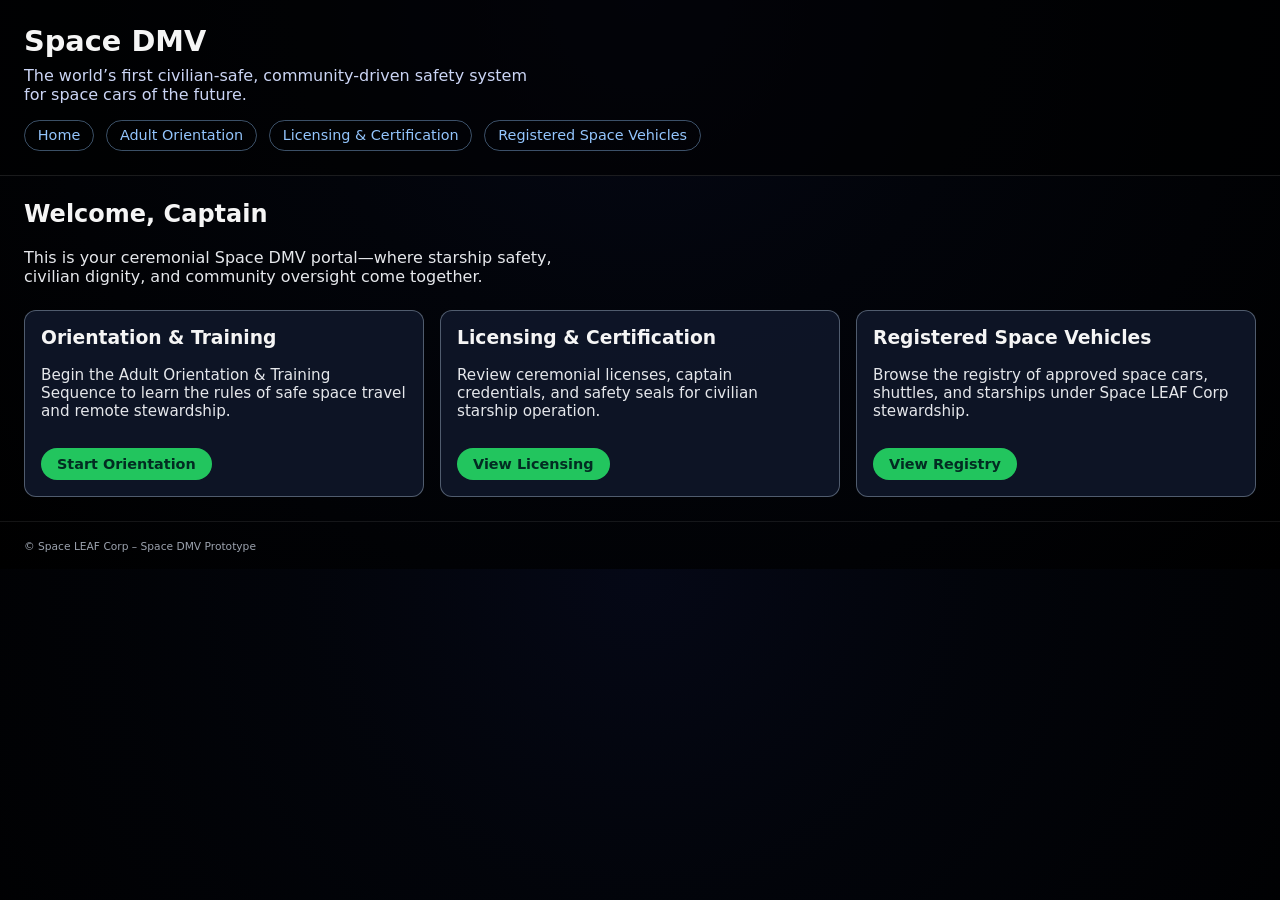
<file: index.html>
<!DOCTYPE html>
<html lang="en">
<head>
  <meta charset="UTF-8" />
  <title>Space DMV – Civilian Starship Registry</title>
  <meta name="viewport" content="width=device-width, initial-scale=1" />
  <link rel="stylesheet" href="css/styles.css" />
</head>
<body class="app">
  <header class="app-header">
    <h1>Space DMV</h1>
    <p>The world’s first civilian-safe, community-driven safety system for space cars of the future.</p>
    <nav class="main-nav">
      <a href="index.html">Home</a>
      <a href="pages/orientation.html">Adult Orientation</a>
      <a href="pages/licensing.html">Licensing & Certification</a>
      <a href="pages/vehicles.html">Registered Space Vehicles</a>
    </nav>
  </header>

  <main class="app-main">
    <section class="hero">
      <h2>Welcome, Captain</h2>
      <p>
        This is your ceremonial Space DMV portal—where starship safety, civilian dignity,
        and community oversight come together.
      </p>
    </section>

    <section class="grid">
      <article class="card">
        <h3>Orientation & Training</h3>
        <p>
          Begin the Adult Orientation & Training Sequence to learn the rules of safe
          space travel and remote stewardship.
        </p>
        <a class="button" href="pages/orientation.html">Start Orientation</a>
      </article>

      <article class="card">
        <h3>Licensing & Certification</h3>
        <p>
          Review ceremonial licenses, captain credentials, and safety seals for
          civilian starship operation.
        </p>
        <a class="button" href="pages/licensing.html">View Licensing</a>
      </article>

      <article class="card">
        <h3>Registered Space Vehicles</h3>
        <p>
          Browse the registry of approved space cars, shuttles, and starships
          under Space LEAF Corp stewardship.
        </p>
        <a class="button" href="pages/vehicles.html">View Registry</a>
      </article>
    </section>
  </main>

  <footer class="app-footer">
    <small>© Space LEAF Corp – Space DMV Prototype</small>
  </footer>
</body>
</html>
</file>
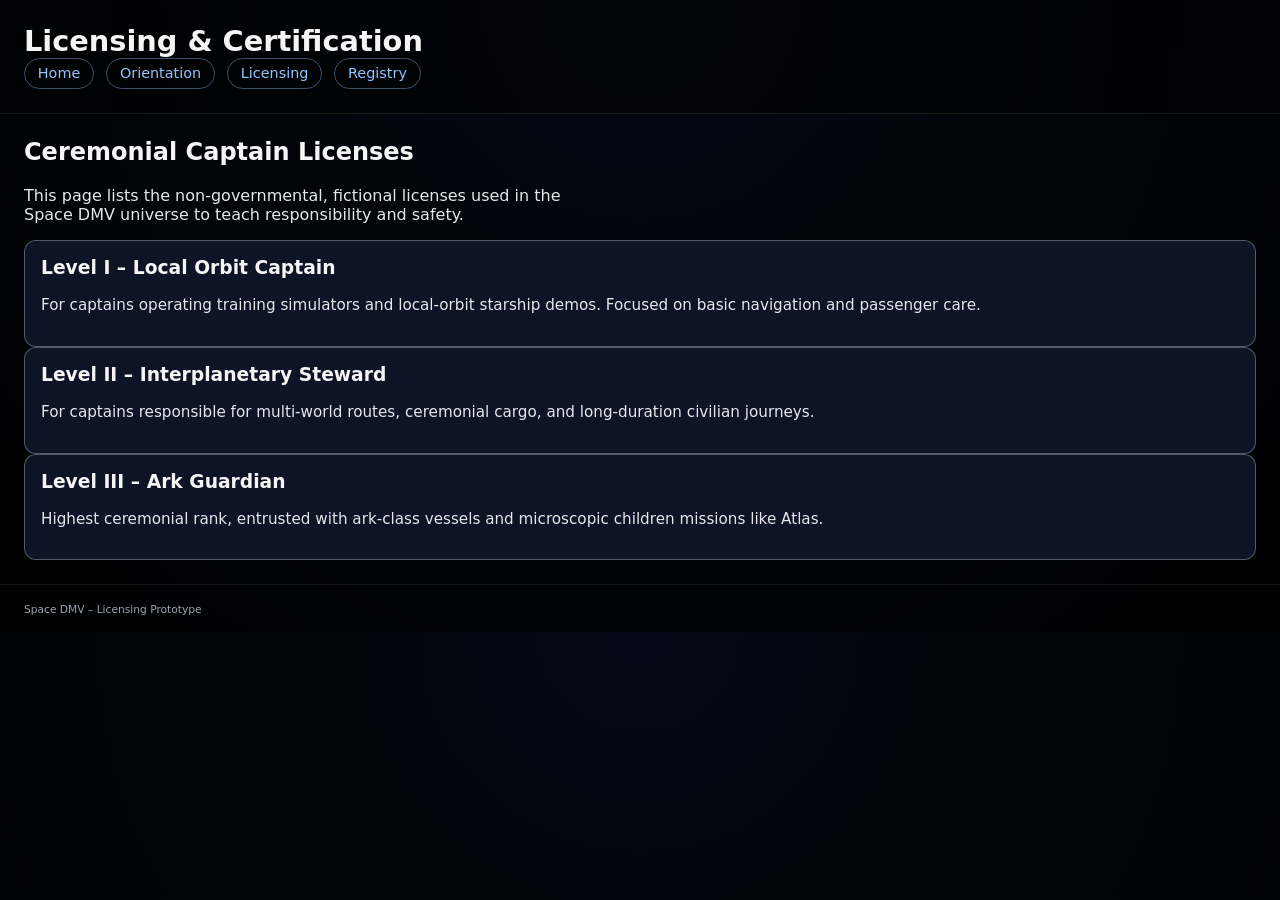
<file: pages/licensing.html>
<!DOCTYPE html>
<html lang="en">
<head>
  <meta charset="UTF-8" />
  <title>Space DMV – Licensing & Certification</title>
  <meta name="viewport" content="width=device-width, initial-scale=1" />
  <link rel="stylesheet" href="../css/styles.css" />
</head>
<body class="app">
  <header class="app-header">
    <h1>Licensing & Certification</h1>
    <nav class="main-nav">
      <a href="../index.html">Home</a>
      <a href="orientation.html">Orientation</a>
      <a href="licensing.html">Licensing</a>
      <a href="vehicles.html">Registry</a>
    </nav>
  </header>

  <main class="app-main">
    <section class="hero">
      <h2>Ceremonial Captain Licenses</h2>
      <p>
        This page lists the non-governmental, fictional licenses used in the Space DMV
        universe to teach responsibility and safety.
      </p>
    </section>

    <section class="card">
      <h3>Level I – Local Orbit Captain</h3>
      <p>
        For captains operating training simulators and local-orbit starship demos.
        Focused on basic navigation and passenger care.
      </p>
    </section>

    <section class="card">
      <h3>Level II – Interplanetary Steward</h3>
      <p>
        For captains responsible for multi-world routes, ceremonial cargo, and
        long-duration civilian journeys.
      </p>
    </section>

    <section class="card">
      <h3>Level III – Ark Guardian</h3>
      <p>
        Highest ceremonial rank, entrusted with ark-class vessels and microscopic
        children missions like Atlas.
      </p>
    </section>
  </main>

  <footer class="app-footer">
    <small>Space DMV – Licensing Prototype</small>
  </footer>
</body>
</html>
</file>
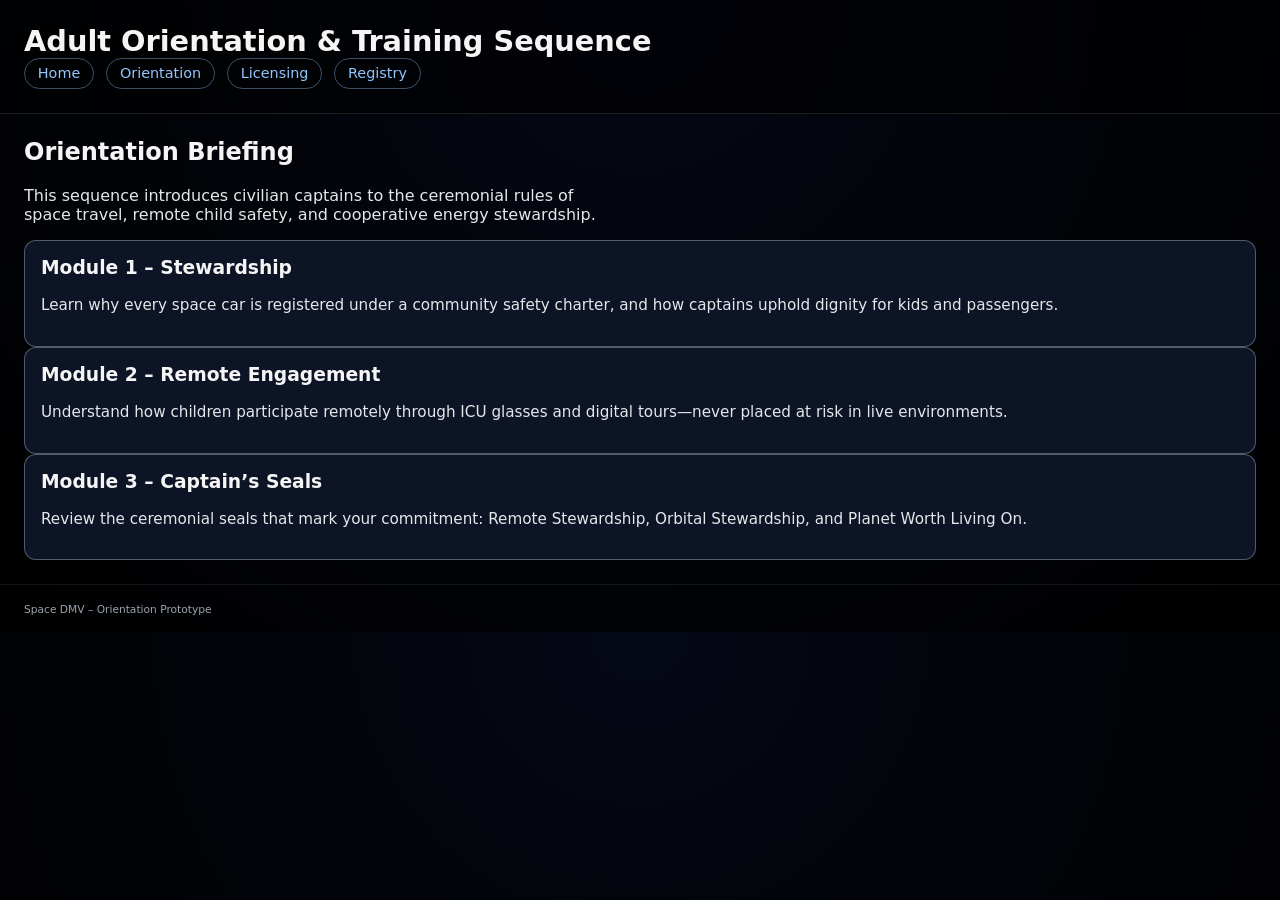
<file: pages/orientation.html>
<!DOCTYPE html>
<html lang="en">
<head>
  <meta charset="UTF-8" />
  <title>Space DMV – Adult Orientation</title>
  <meta name="viewport" content="width=device-width, initial-scale=1" />
  <link rel="stylesheet" href="../css/styles.css" />
</head>
<body class="app">
  <header class="app-header">
    <h1>Adult Orientation & Training Sequence</h1>
    <nav class="main-nav">
      <a href="../index.html">Home</a>
      <a href="orientation.html">Orientation</a>
      <a href="licensing.html">Licensing</a>
      <a href="vehicles.html">Registry</a>
    </nav>
  </header>

  <main class="app-main">
    <section class="hero">
      <h2>Orientation Briefing</h2>
      <p>
        This sequence introduces civilian captains to the ceremonial rules of
        space travel, remote child safety, and cooperative energy stewardship.
      </p>
    </section>

    <section class="card">
      <h3>Module 1 – Stewardship</h3>
      <p>
        Learn why every space car is registered under a community safety charter,
        and how captains uphold dignity for kids and passengers.
      </p>
    </section>

    <section class="card">
      <h3>Module 2 – Remote Engagement</h3>
      <p>
        Understand how children participate remotely through ICU glasses and
        digital tours—never placed at risk in live environments.
      </p>
    </section>

    <section class="card">
      <h3>Module 3 – Captain’s Seals</h3>
      <p>
        Review the ceremonial seals that mark your commitment: Remote Stewardship,
        Orbital Stewardship, and Planet Worth Living On.
      </p>
    </section>
  </main>

  <footer class="app-footer">
    <small>Space DMV – Orientation Prototype</small>
  </footer>
</body>
</html>
</file>
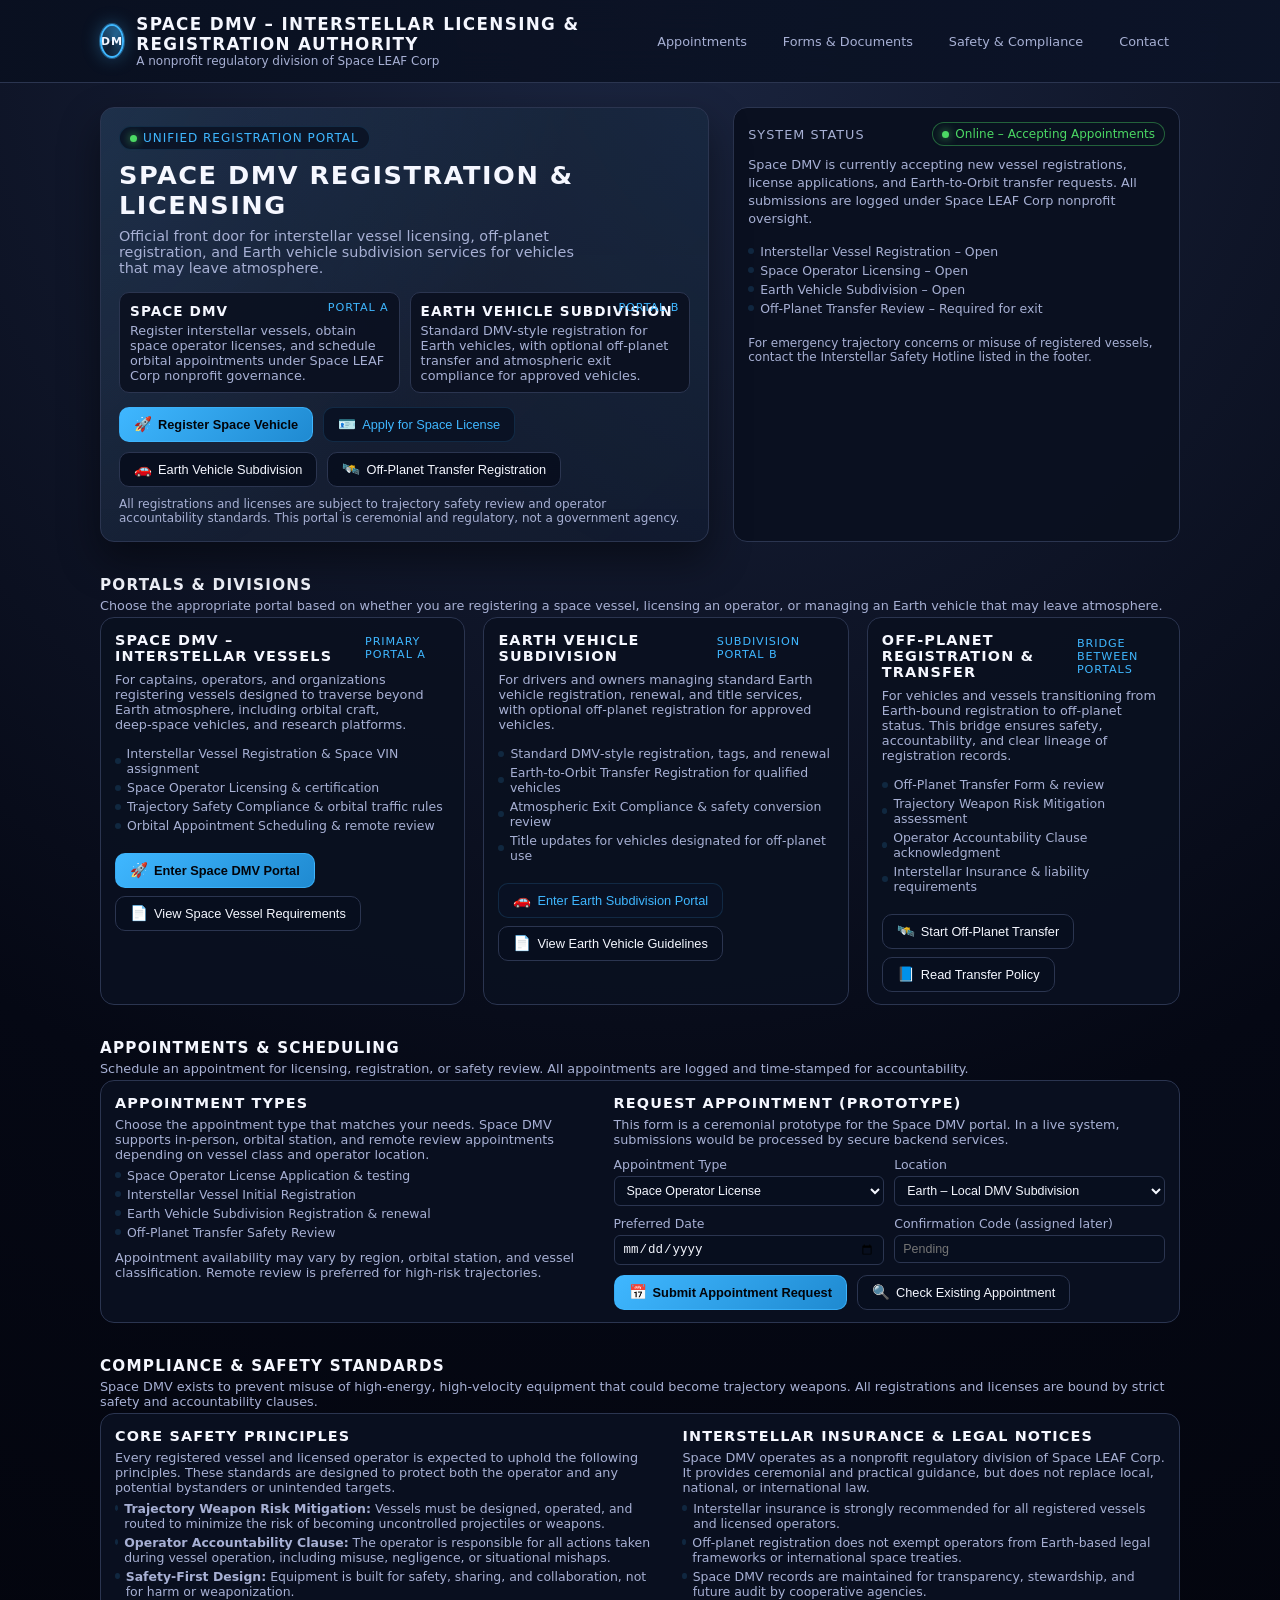
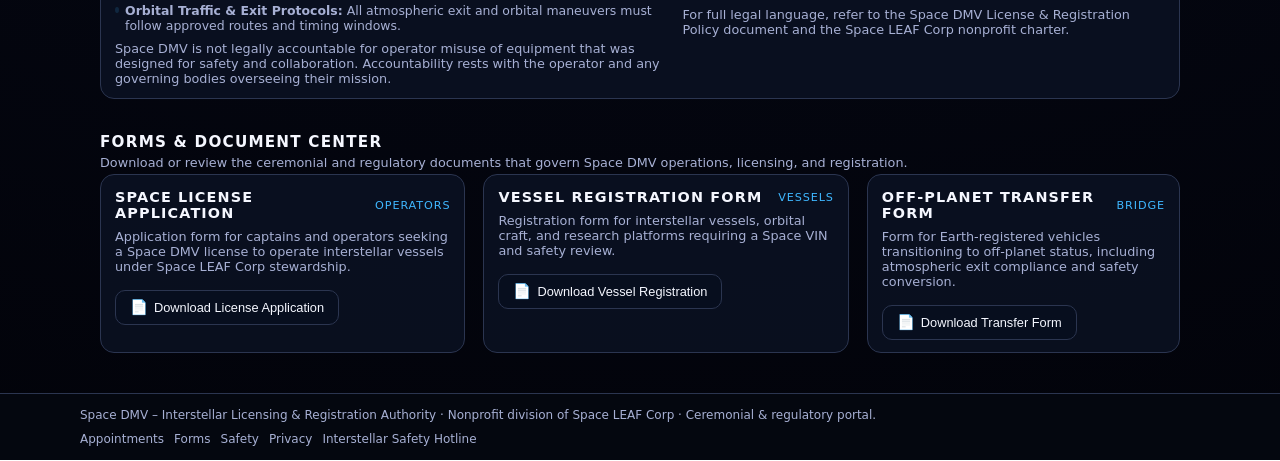
<file: pages/Space DMV – Interstellar Licensing & Registration Portal.html>
<!DOCTYPE html>
<html lang="en">
<head>
  <meta charset="UTF-8" />
  <title>Space DMV – Interstellar Licensing & Registration Portal</title>
  <meta name="viewport" content="width=device-width, initial-scale=1" />
  <meta name="color-scheme" content="light dark" />

  <style>
    :root {
      --bg: #0b1020;
      --bg-alt: #12182a;
      --card: #1b2338;
      --accent: #3fb7ff;
      --accent-soft: rgba(63, 183, 255, 0.15);
      --text: #f5f7ff;
      --muted: #a7b0d4;
      --danger: #ff6b6b;
      --border: #2b3550;
      --success: #4cd964;
      --shadow-soft: 0 18px 40px rgba(0, 0, 0, 0.45);
      --radius-lg: 14px;
      --radius-md: 10px;
      --radius-sm: 6px;
    }

    * {
      box-sizing: border-box;
      margin: 0;
      padding: 0;
    }

    body {
      font-family: system-ui, -apple-system, BlinkMacSystemFont, "SF Pro Text",
        "Segoe UI", sans-serif;
      background: radial-gradient(circle at top, #1b2540 0, #050814 55%, #02030a 100%);
      color: var(--text);
      min-height: 100vh;
      display: flex;
      flex-direction: column;
    }

    a {
      color: var(--accent);
      text-decoration: none;
    }

    a:hover {
      text-decoration: underline;
    }

    header {
      border-bottom: 1px solid var(--border);
      background: linear-gradient(
        to right,
        rgba(10, 16, 32, 0.95),
        rgba(12, 20, 40, 0.98)
      );
      backdrop-filter: blur(16px);
      position: sticky;
      top: 0;
      z-index: 20;
    }

    .header-inner {
      max-width: 1120px;
      margin: 0 auto;
      padding: 14px 20px;
      display: flex;
      align-items: center;
      justify-content: space-between;
      gap: 16px;
    }

    .brand-block {
      display: flex;
      align-items: center;
      gap: 12px;
    }

    .brand-mark {
      width: 34px;
      height: 34px;
      border-radius: 50%;
      border: 2px solid var(--accent);
      display: flex;
      align-items: center;
      justify-content: center;
      box-shadow: 0 0 0 1px rgba(63, 183, 255, 0.4),
        0 0 18px rgba(63, 183, 255, 0.35);
      position: relative;
      overflow: hidden;
    }

    .brand-mark::before {
      content: "";
      position: absolute;
      width: 120%;
      height: 120%;
      background: conic-gradient(
        from 210deg,
        rgba(63, 183, 255, 0.1),
        rgba(63, 183, 255, 0.7),
        rgba(63, 183, 255, 0.1)
      );
      opacity: 0.7;
    }

    .brand-mark span {
      position: relative;
      font-size: 0.7rem;
      font-weight: 700;
      letter-spacing: 0.08em;
      text-transform: uppercase;
    }

    .brand-text h1 {
      font-size: 1.05rem;
      letter-spacing: 0.08em;
      text-transform: uppercase;
    }

    .brand-text p {
      font-size: 0.75rem;
      color: var(--muted);
    }

    .nav-links {
      display: flex;
      gap: 14px;
      font-size: 0.8rem;
    }

    .nav-links a {
      padding: 6px 10px;
      border-radius: var(--radius-sm);
      border: 1px solid transparent;
      color: var(--muted);
      white-space: nowrap;
    }

    .nav-links a:hover {
      border-color: var(--accent-soft);
      background: rgba(12, 20, 40, 0.9);
      color: var(--text);
      text-decoration: none;
    }

    .pill {
      display: inline-flex;
      align-items: center;
      gap: 6px;
      padding: 4px 10px;
      border-radius: 999px;
      border: 1px solid var(--accent-soft);
      background: rgba(10, 18, 36, 0.9);
      color: var(--accent);
      font-size: 0.75rem;
      text-transform: uppercase;
      letter-spacing: 0.08em;
    }

    .pill-dot {
      width: 7px;
      height: 7px;
      border-radius: 50%;
      background: var(--success);
      box-shadow: 0 0 10px rgba(76, 217, 100, 0.9);
    }

    main {
      flex: 1;
      max-width: 1120px;
      margin: 0 auto;
      padding: 24px 20px 40px;
      display: flex;
      flex-direction: column;
      gap: 24px;
    }

    .hero {
      display: grid;
      grid-template-columns: minmax(0, 3fr) minmax(0, 2.2fr);
      gap: 24px;
      align-items: stretch;
    }

    .hero-left {
      background: linear-gradient(
        135deg,
        rgba(27, 35, 56, 0.96),
        rgba(18, 26, 46, 0.98)
      );
      border-radius: var(--radius-lg);
      border: 1px solid var(--border);
      box-shadow: var(--shadow-soft);
      padding: 18px 18px 16px;
      position: relative;
      overflow: hidden;
    }

    .hero-left::before {
      content: "";
      position: absolute;
      inset: -40%;
      background:
        radial-gradient(circle at 0% 0%, rgba(63, 183, 255, 0.18), transparent 55%),
        radial-gradient(circle at 100% 0%, rgba(63, 183, 255, 0.12), transparent 55%);
      opacity: 0.9;
      pointer-events: none;
    }

    .hero-content {
      position: relative;
      z-index: 1;
    }

    .hero-title {
      font-size: 1.6rem;
      letter-spacing: 0.06em;
      text-transform: uppercase;
      margin-top: 10px;
    }

    .hero-subtitle {
      margin-top: 8px;
      font-size: 0.9rem;
      color: var(--muted);
      max-width: 480px;
    }

    .hero-grid {
      margin-top: 16px;
      display: grid;
      grid-template-columns: repeat(2, minmax(0, 1fr));
      gap: 10px;
    }

    .hero-card {
      border-radius: var(--radius-md);
      border: 1px solid var(--border);
      background: rgba(10, 16, 32, 0.9);
      padding: 10px 10px 9px;
      position: relative;
      overflow: hidden;
    }

    .hero-card h3 {
      font-size: 0.85rem;
      text-transform: uppercase;
      letter-spacing: 0.08em;
      margin-bottom: 4px;
    }

    .hero-card p {
      font-size: 0.8rem;
      color: var(--muted);
    }

    .hero-card-tag {
      position: absolute;
      top: 8px;
      right: 10px;
      font-size: 0.7rem;
      text-transform: uppercase;
      letter-spacing: 0.08em;
      color: var(--accent);
    }

    .hero-actions {
      margin-top: 14px;
      display: flex;
      flex-wrap: wrap;
      gap: 10px;
    }

    .btn {
      display: inline-flex;
      align-items: center;
      justify-content: center;
      gap: 6px;
      padding: 8px 14px;
      border-radius: var(--radius-md);
      border: 1px solid var(--border);
      font-size: 0.8rem;
      cursor: pointer;
      background: rgba(8, 14, 30, 0.95);
      color: var(--text);
      transition: background 0.15s ease, border-color 0.15s ease,
        transform 0.08s ease;
    }

    .btn-primary {
      background: linear-gradient(135deg, #3fb7ff, #1f8ad1);
      border-color: rgba(63, 183, 255, 0.7);
      color: #02040a;
      font-weight: 600;
    }

    .btn-outline {
      background: rgba(8, 14, 30, 0.95);
      border-color: var(--border);
      color: var(--text);
    }

    .btn-secondary {
      background: rgba(10, 18, 36, 0.95);
      border-color: var(--accent-soft);
      color: var(--accent);
    }

    .btn:hover {
      border-color: var(--accent-soft);
      transform: translateY(-1px);
    }

    .btn-primary:hover {
      border-color: rgba(63, 183, 255, 0.9);
    }

    .btn span.icon {
      font-size: 0.9rem;
    }

    .hero-note {
      margin-top: 10px;
      font-size: 0.75rem;
      color: var(--muted);
    }

    .hero-right {
      border-radius: var(--radius-lg);
      border: 1px solid var(--border);
      background: rgba(10, 16, 32, 0.96);
      padding: 14px 14px 12px;
      display: flex;
      flex-direction: column;
      gap: 10px;
    }

    .status-header {
      display: flex;
      justify-content: space-between;
      align-items: center;
      font-size: 0.8rem;
    }

    .status-header span.label {
      text-transform: uppercase;
      letter-spacing: 0.08em;
      color: var(--muted);
    }

    .status-chip {
      display: inline-flex;
      align-items: center;
      gap: 6px;
      padding: 4px 9px;
      border-radius: 999px;
      border: 1px solid rgba(76, 217, 100, 0.4);
      background: rgba(10, 20, 32, 0.95);
      font-size: 0.75rem;
      color: var(--success);
    }

    .status-chip-dot {
      width: 7px;
      height: 7px;
      border-radius: 50%;
      background: var(--success);
      box-shadow: 0 0 10px rgba(76, 217, 100, 0.9);
    }

    .status-body {
      font-size: 0.8rem;
      color: var(--muted);
      line-height: 1.4;
    }

    .status-list {
      margin-top: 6px;
      list-style: none;
      font-size: 0.78rem;
      color: var(--muted);
    }

    .status-list li {
      display: flex;
      align-items: center;
      gap: 6px;
      margin-bottom: 4px;
    }

    .status-list span.bullet {
      width: 6px;
      height: 6px;
      border-radius: 50%;
      background: var(--accent-soft);
    }

    .status-footer {
      margin-top: 6px;
      font-size: 0.75rem;
      color: var(--muted);
    }

    .portal-section {
      display: grid;
      grid-template-columns: minmax(0, 1.4fr) minmax(0, 1.4fr) minmax(0, 1.2fr);
      gap: 18px;
      margin-top: 4px;
    }

    .portal-card {
      border-radius: var(--radius-lg);
      border: 1px solid var(--border);
      background: rgba(10, 16, 32, 0.96);
      padding: 14px 14px 12px;
      display: flex;
      flex-direction: column;
      gap: 8px;
    }

    .portal-header {
      display: flex;
      justify-content: space-between;
      align-items: center;
      gap: 8px;
    }

    .portal-title {
      font-size: 0.9rem;
      text-transform: uppercase;
      letter-spacing: 0.08em;
    }

    .portal-tag {
      font-size: 0.7rem;
      text-transform: uppercase;
      letter-spacing: 0.08em;
      color: var(--accent);
    }

    .portal-body {
      font-size: 0.8rem;
      color: var(--muted);
    }

    .portal-list {
      list-style: none;
      margin-top: 6px;
      font-size: 0.78rem;
      color: var(--muted);
    }

    .portal-list li {
      display: flex;
      align-items: center;
      gap: 6px;
      margin-bottom: 4px;
    }

    .portal-list span.bullet {
      width: 6px;
      height: 6px;
      border-radius: 50%;
      background: var(--accent-soft);
    }

    .portal-actions {
      margin-top: 8px;
      display: flex;
      flex-wrap: wrap;
      gap: 8px;
    }

    .section-title {
      margin-top: 10px;
      font-size: 0.95rem;
      text-transform: uppercase;
      letter-spacing: 0.08em;
    }

    .section-subtitle {
      font-size: 0.8rem;
      color: var(--muted);
      margin-top: 4px;
    }

    .appointments {
      margin-top: 4px;
      border-radius: var(--radius-lg);
      border: 1px solid var(--border);
      background: rgba(10, 16, 32, 0.96);
      padding: 14px 14px 12px;
      display: grid;
      grid-template-columns: minmax(0, 1.4fr) minmax(0, 1.6fr);
      gap: 16px;
    }

    .appointments h3 {
      font-size: 0.9rem;
      text-transform: uppercase;
      letter-spacing: 0.08em;
      margin-bottom: 6px;
    }

    .appointments p {
      font-size: 0.8rem;
      color: var(--muted);
    }

    .appointments-form {
      display: grid;
      grid-template-columns: minmax(0, 1fr) minmax(0, 1fr);
      gap: 10px;
      margin-top: 10px;
    }

    .form-field {
      display: flex;
      flex-direction: column;
      gap: 4px;
      font-size: 0.78rem;
    }

    .form-field label {
      color: var(--muted);
    }

    .form-field select,
    .form-field input {
      border-radius: var(--radius-sm);
      border: 1px solid var(--border);
      background: rgba(8, 14, 30, 0.95);
      color: var(--text);
      padding: 6px 8px;
      font-size: 0.78rem;
      outline: none;
    }

    .form-field select:focus,
    .form-field input:focus {
      border-color: var(--accent-soft);
    }

    .appointments-footer {
      margin-top: 10px;
      font-size: 0.75rem;
      color: var(--muted);
    }

    .compliance {
      margin-top: 4px;
      border-radius: var(--radius-lg);
      border: 1px solid var(--border);
      background: rgba(10, 16, 32, 0.96);
      padding: 14px 14px 12px;
      display: grid;
      grid-template-columns: minmax(0, 1.6fr) minmax(0, 1.4fr);
      gap: 16px;
    }

    .compliance h3 {
      font-size: 0.9rem;
      text-transform: uppercase;
      letter-spacing: 0.08em;
      margin-bottom: 6px;
    }

    .compliance p {
      font-size: 0.8rem;
      color: var(--muted);
    }

    .compliance-list {
      list-style: none;
      margin-top: 6px;
      font-size: 0.78rem;
      color: var(--muted);
    }

    .compliance-list li {
      display: flex;
      align-items: flex-start;
      gap: 6px;
      margin-bottom: 4px;
    }

    .compliance-list span.bullet {
      width: 6px;
      height: 6px;
      border-radius: 50%;
      background: var(--accent-soft);
      margin-top: 4px;
    }

    .compliance-note {
      margin-top: 8px;
      font-size: 0.75rem;
      color: var(--muted);
    }

    footer {
      border-top: 1px solid var(--border);
      background: rgba(5, 8, 16, 0.98);
      padding: 14px 20px;
      font-size: 0.75rem;
      color: var(--muted);
    }

    .footer-inner {
      max-width: 1120px;
      margin: 0 auto;
      display: flex;
      flex-wrap: wrap;
      justify-content: space-between;
      gap: 10px;
      align-items: center;
    }

    .footer-links {
      display: flex;
      flex-wrap: wrap;
      gap: 10px;
    }

    .footer-links a {
      color: var(--muted);
    }

    @media (max-width: 900px) {
      .hero {
        grid-template-columns: minmax(0, 1fr);
      }

      .portal-section {
        grid-template-columns: minmax(0, 1fr);
      }

      .appointments {
        grid-template-columns: minmax(0, 1fr);
      }

      .appointments-form {
        grid-template-columns: minmax(0, 1fr);
      }

      .compliance {
        grid-template-columns: minmax(0, 1fr);
      }
    }

    @media (max-width: 640px) {
      .header-inner {
        flex-direction: column;
        align-items: flex-start;
      }

      .nav-links {
        flex-wrap: wrap;
      }
    }
  </style>
</head>

<body>
  <header>
    <div class="header-inner">
      <div class="brand-block">
        <div class="brand-mark">
          <span>SDMV</span>
        </div>
        <div class="brand-text">
          <h1>Space DMV – Interstellar Licensing & Registration Authority</h1>
          <p>A nonprofit regulatory division of Space LEAF Corp</p>
        </div>
      </div>
      <nav class="nav-links">
        <a href="#appointments">Appointments</a>
        <a href="#documents">Forms & Documents</a>
        <a href="#compliance">Safety & Compliance</a>
        <a href="#contact">Contact</a>
      </nav>
    </div>
  </header>

  <main>
    <!-- Hero -->
    <section class="hero">
      <div class="hero-left">
        <div class="hero-content">
          <div class="pill">
            <span class="pill-dot"></span>
            <span>Unified Registration Portal</span>
          </div>
          <h2 class="hero-title">Space DMV Registration & Licensing</h2>
          <p class="hero-subtitle">
            Official front door for interstellar vessel licensing, off‑planet registration,
            and Earth vehicle subdivision services for vehicles that may leave atmosphere.
          </p>

          <div class="hero-grid">
            <article class="hero-card">
              <div class="hero-card-tag">Portal A</div>
              <h3>Space DMV</h3>
              <p>
                Register interstellar vessels, obtain space operator licenses, and schedule
                orbital appointments under Space LEAF Corp nonprofit governance.
              </p>
            </article>

            <article class="hero-card">
              <div class="hero-card-tag">Portal B</div>
              <h3>Earth Vehicle Subdivision</h3>
              <p>
                Standard DMV‑style registration for Earth vehicles, with optional off‑planet
                transfer and atmospheric exit compliance for approved vehicles.
              </p>
            </article>
          </div>

          <div class="hero-actions">
            <button class="btn btn-primary">
              <span class="icon">🚀</span>
              <span>Register Space Vehicle</span>
            </button>
            <button class="btn btn-secondary">
              <span class="icon">🪪</span>
              <span>Apply for Space License</span>
            </button>
            <button class="btn btn-outline">
              <span class="icon">🚗</span>
              <span>Earth Vehicle Subdivision</span>
            </button>
            <button class="btn btn-outline">
              <span class="icon">🛰️</span>
              <span>Off‑Planet Transfer Registration</span>
            </button>
          </div>

          <p class="hero-note">
            All registrations and licenses are subject to trajectory safety review and
            operator accountability standards. This portal is ceremonial and regulatory,
            not a government agency.
          </p>
        </div>
      </div>

      <aside class="hero-right">
        <div class="status-header">
          <span class="label">System Status</span>
          <div class="status-chip">
            <span class="status-chip-dot"></span>
            <span>Online – Accepting Appointments</span>
          </div>
        </div>
        <div class="status-body">
          Space DMV is currently accepting new vessel registrations, license applications,
          and Earth‑to‑Orbit transfer requests. All submissions are logged under Space LEAF
          Corp nonprofit oversight.
        </div>
        <ul class="status-list">
          <li>
            <span class="bullet"></span>
            <span>Interstellar Vessel Registration – Open</span>
          </li>
          <li>
            <span class="bullet"></span>
            <span>Space Operator Licensing – Open</span>
          </li>
          <li>
            <span class="bullet"></span>
            <span>Earth Vehicle Subdivision – Open</span>
          </li>
          <li>
            <span class="bullet"></span>
            <span>Off‑Planet Transfer Review – Required for exit</span>
          </li>
        </ul>
        <div class="status-footer">
          For emergency trajectory concerns or misuse of registered vessels, contact the
          Interstellar Safety Hotline listed in the footer.
        </div>
      </aside>
    </section>

    <!-- Portals -->
    <section aria-label="Portals">
      <h2 class="section-title">Portals & Divisions</h2>
      <p class="section-subtitle">
        Choose the appropriate portal based on whether you are registering a space vessel,
        licensing an operator, or managing an Earth vehicle that may leave atmosphere.
      </p>

      <div class="portal-section">
        <article class="portal-card">
          <div class="portal-header">
            <h3 class="portal-title">Space DMV – Interstellar Vessels</h3>
            <span class="portal-tag">Primary Portal A</span>
          </div>
          <p class="portal-body">
            For captains, operators, and organizations registering vessels designed to
            traverse beyond Earth atmosphere, including orbital craft, deep‑space vehicles,
            and research platforms.
          </p>
          <ul class="portal-list">
            <li>
              <span class="bullet"></span>
              <span>Interstellar Vessel Registration & Space VIN assignment</span>
            </li>
            <li>
              <span class="bullet"></span>
              <span>Space Operator Licensing & certification</span>
            </li>
            <li>
              <span class="bullet"></span>
              <span>Trajectory Safety Compliance & orbital traffic rules</span>
            </li>
            <li>
              <span class="bullet"></span>
              <span>Orbital Appointment Scheduling & remote review</span>
            </li>
          </ul>
          <div class="portal-actions">
            <button class="btn btn-primary">
              <span class="icon">🚀</span>
              <span>Enter Space DMV Portal</span>
            </button>
            <button class="btn btn-outline">
              <span class="icon">📄</span>
              <span>View Space Vessel Requirements</span>
            </button>
          </div>
        </article>

        <article class="portal-card">
          <div class="portal-header">
            <h3 class="portal-title">Earth Vehicle Subdivision</h3>
            <span class="portal-tag">Subdivision Portal B</span>
          </div>
          <p class="portal-body">
            For drivers and owners managing standard Earth vehicle registration, renewal,
            and title services, with optional off‑planet registration for approved vehicles.
          </p>
          <ul class="portal-list">
            <li>
              <span class="bullet"></span>
              <span>Standard DMV‑style registration, tags, and renewal</span>
            </li>
            <li>
              <span class="bullet"></span>
              <span>Earth‑to‑Orbit Transfer Registration for qualified vehicles</span>
            </li>
            <li>
              <span class="bullet"></span>
              <span>Atmospheric Exit Compliance & safety conversion review</span>
            </li>
            <li>
              <span class="bullet"></span>
              <span>Title updates for vehicles designated for off‑planet use</span>
            </li>
          </ul>
          <div class="portal-actions">
            <button class="btn btn-secondary">
              <span class="icon">🚗</span>
              <span>Enter Earth Subdivision Portal</span>
            </button>
            <button class="btn btn-outline">
              <span class="icon">📄</span>
              <span>View Earth Vehicle Guidelines</span>
            </button>
          </div>
        </article>

        <article class="portal-card">
          <div class="portal-header">
            <h3 class="portal-title">Off‑Planet Registration & Transfer</h3>
            <span class="portal-tag">Bridge Between Portals</span>
          </div>
          <p class="portal-body">
            For vehicles and vessels transitioning from Earth‑bound registration to
            off‑planet status. This bridge ensures safety, accountability, and clear
            lineage of registration records.
          </p>
          <ul class="portal-list">
            <li>
              <span class="bullet"></span>
              <span>Off‑Planet Transfer Form & review</span>
            </li>
            <li>
              <span class="bullet"></span>
              <span>Trajectory Weapon Risk Mitigation assessment</span>
            </li>
            <li>
              <span class="bullet"></span>
              <span>Operator Accountability Clause acknowledgment</span>
            </li>
            <li>
              <span class="bullet"></span>
              <span>Interstellar Insurance & liability requirements</span>
            </li>
          </ul>
          <div class="portal-actions">
            <button class="btn btn-outline">
              <span class="icon">🛰️</span>
              <span>Start Off‑Planet Transfer</span>
            </button>
            <button class="btn btn-outline">
              <span class="icon">📘</span>
              <span>Read Transfer Policy</span>
            </button>
          </div>
        </article>
      </div>
    </section>

    <!-- Appointments -->
    <section id="appointments" aria-label="Appointments">
      <h2 class="section-title">Appointments & Scheduling</h2>
      <p class="section-subtitle">
        Schedule an appointment for licensing, registration, or safety review. All
        appointments are logged and time‑stamped for accountability.
      </p>

      <div class="appointments">
        <div>
          <h3>Appointment Types</h3>
          <p>
            Choose the appointment type that matches your needs. Space DMV supports
            in‑person, orbital station, and remote review appointments depending on
            vessel class and operator location.
          </p>
          <ul class="compliance-list">
            <li>
              <span class="bullet"></span>
              <span>Space Operator License Application & testing</span>
            </li>
            <li>
              <span class="bullet"></span>
              <span>Interstellar Vessel Initial Registration</span>
            </li>
            <li>
              <span class="bullet"></span>
              <span>Earth Vehicle Subdivision Registration & renewal</span>
            </li>
            <li>
              <span class="bullet"></span>
              <span>Off‑Planet Transfer Safety Review</span>
            </li>
          </ul>
          <p class="appointments-footer">
            Appointment availability may vary by region, orbital station, and vessel
            classification. Remote review is preferred for high‑risk trajectories.
          </p>
        </div>

        <div>
          <h3>Request Appointment (Prototype)</h3>
          <p>
            This form is a ceremonial prototype for the Space DMV portal. In a live
            system, submissions would be processed by secure backend services.
          </p>

          <div class="appointments-form">
            <div class="form-field">
              <label for="appt-type">Appointment Type</label>
              <select id="appt-type" name="appt-type">
                <option>Space Operator License</option>
                <option>Interstellar Vessel Registration</option>
                <option>Earth Vehicle Registration</option>
                <option>Off‑Planet Transfer Review</option>
              </select>
            </div>

            <div class="form-field">
              <label for="location">Location</label>
              <select id="location" name="location">
                <option>Earth – Local DMV Subdivision</option>
                <option>Orbital Station – Remote Terminal</option>
                <option>Remote – Secure Digital Review</option>
              </select>
            </div>

            <div class="form-field">
              <label for="date">Preferred Date</label>
              <input id="date" name="date" type="date" />
            </div>

            <div class="form-field">
              <label for="code">Confirmation Code (assigned later)</label>
              <input id="code" name="code" type="text" placeholder="Pending" />
            </div>
          </div>

          <div class="hero-actions" style="margin-top: 10px;">
            <button class="btn btn-primary">
              <span class="icon">📅</span>
              <span>Submit Appointment Request</span>
            </button>
            <button class="btn btn-outline">
              <span class="icon">🔍</span>
              <span>Check Existing Appointment</span>
            </button>
          </div>
        </div>
      </div>
    </section>

    <!-- Compliance & Safety -->
    <section id="compliance" aria-label="Compliance & Safety">
      <h2 class="section-title">Compliance & Safety Standards</h2>
      <p class="section-subtitle">
        Space DMV exists to prevent misuse of high‑energy, high‑velocity equipment that
        could become trajectory weapons. All registrations and licenses are bound by
        strict safety and accountability clauses.
      </p>

      <div class="compliance">
        <div>
          <h3>Core Safety Principles</h3>
          <p>
            Every registered vessel and licensed operator is expected to uphold the
            following principles. These standards are designed to protect both the
            operator and any potential bystanders or unintended targets.
          </p>
          <ul class="compliance-list">
            <li>
              <span class="bullet"></span>
              <span>
                <strong>Trajectory Weapon Risk Mitigation:</strong> Vessels must be
                designed, operated, and routed to minimize the risk of becoming
                uncontrolled projectiles or weapons.
              </span>
            </li>
            <li>
              <span class="bullet"></span>
              <span>
                <strong>Operator Accountability Clause:</strong> The operator is
                responsible for all actions taken during vessel operation, including
                misuse, negligence, or situational mishaps.
              </span>
            </li>
            <li>
              <span class="bullet"></span>
              <span>
                <strong>Safety‑First Design:</strong> Equipment is built for safety,
                sharing, and collaboration, not for harm or weaponization.
              </span>
            </li>
            <li>
              <span class="bullet"></span>
              <span>
                <strong>Orbital Traffic & Exit Protocols:</strong> All atmospheric exit
                and orbital maneuvers must follow approved routes and timing windows.
              </span>
            </li>
          </ul>
          <p class="compliance-note">
            Space DMV is not legally accountable for operator misuse of equipment that
            was designed for safety and collaboration. Accountability rests with the
            operator and any governing bodies overseeing their mission.
          </p>
        </div>

        <div>
          <h3>Interstellar Insurance & Legal Notices</h3>
          <p>
            Space DMV operates as a nonprofit regulatory division of Space LEAF Corp.
            It provides ceremonial and practical guidance, but does not replace local,
            national, or international law.
          </p>
          <ul class="compliance-list">
            <li>
              <span class="bullet"></span>
              <span>
                Interstellar insurance is strongly recommended for all registered vessels
                and licensed operators.
              </span>
            </li>
            <li>
              <span class="bullet"></span>
              <span>
                Off‑planet registration does not exempt operators from Earth‑based legal
                frameworks or international space treaties.
              </span>
            </li>
            <li>
              <span class="bullet"></span>
              <span>
                Space DMV records are maintained for transparency, stewardship, and
                future audit by cooperative agencies.
              </span>
            </li>
          </ul>
          <p class="compliance-note">
            For full legal language, refer to the Space DMV License & Registration
            Policy document and the Space LEAF Corp nonprofit charter.
          </p>
        </div>
      </div>
    </section>

    <!-- Documents -->
    <section id="documents" aria-label="Forms & Documents">
      <h2 class="section-title">Forms & Document Center</h2>
      <p class="section-subtitle">
        Download or review the ceremonial and regulatory documents that govern Space DMV
        operations, licensing, and registration.
      </p>

      <div class="portal-section">
        <article class="portal-card">
          <div class="portal-header">
            <h3 class="portal-title">Space License Application</h3>
            <span class="portal-tag">Operators</span>
          </div>
          <p class="portal-body">
            Application form for captains and operators seeking a Space DMV license to
            operate interstellar vessels under Space LEAF Corp stewardship.
          </p>
          <div class="portal-actions">
            <button class="btn btn-outline">
              <span class="icon">📄</span>
              <span>Download License Application</span>
            </button>
          </div>
        </article>

        <article class="portal-card">
          <div class="portal-header">
            <h3 class="portal-title">Vessel Registration Form</h3>
            <span class="portal-tag">Vessels</span>
          </div>
          <p class="portal-body">
            Registration form for interstellar vessels, orbital craft, and research
            platforms requiring a Space VIN and safety review.
          </p>
          <div class="portal-actions">
            <button class="btn btn-outline">
              <span class="icon">📄</span>
              <span>Download Vessel Registration</span>
            </button>
          </div>
        </article>

        <article class="portal-card">
          <div class="portal-header">
            <h3 class="portal-title">Off‑Planet Transfer Form</h3>
            <span class="portal-tag">Bridge</span>
          </div>
          <p class="portal-body">
            Form for Earth‑registered vehicles transitioning to off‑planet status,
            including atmospheric exit compliance and safety conversion.
          </p>
          <div class="portal-actions">
            <button class="btn btn-outline">
              <span class="icon">📄</span>
              <span>Download Transfer Form</span>
            </button>
          </div>
        </article>
      </div>
    </section>
  </main>

  <footer id="contact">
    <div class="footer-inner">
      <div>
        Space DMV – Interstellar Licensing & Registration Authority · Nonprofit division
        of Space LEAF Corp · Ceremonial & regulatory portal.
      </div>
      <div class="footer-links">
        <a href="#appointments">Appointments</a>
        <a href="#documents">Forms</a>
        <a href="#compliance">Safety</a>
        <a href="#">Privacy</a>
        <a href="#">Interstellar Safety Hotline</a>
      </div>
    </div>
  </footer>
</body>
</html>
</file>
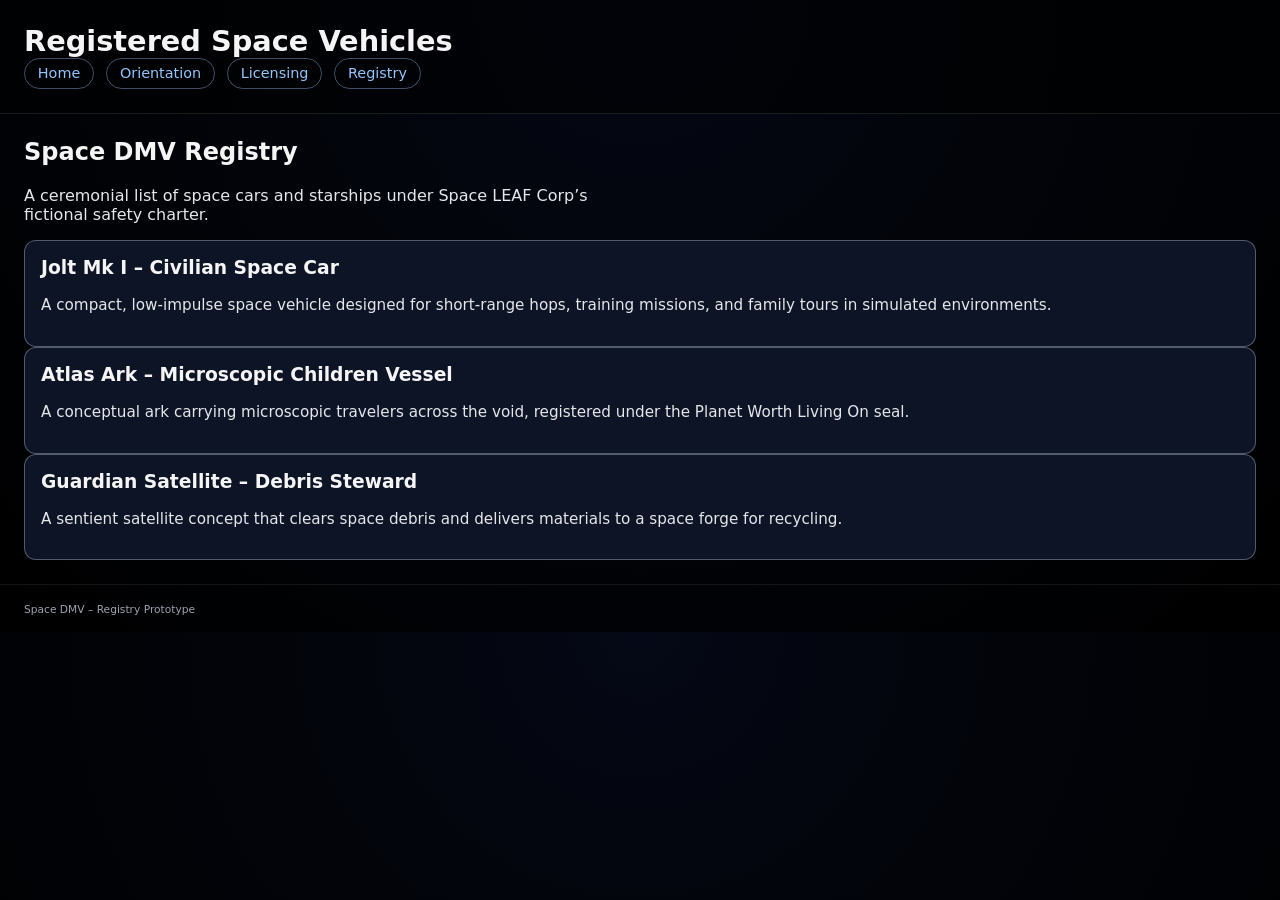
<file: pages/vehicles.html>
<!DOCTYPE html>
<html lang="en">
<head>
  <meta charset="UTF-8" />
  <title>Space DMV – Registered Space Vehicles</title>
  <meta name="viewport" content="width=device-width, initial-scale=1" />
  <link rel="stylesheet" href="../css/styles.css" />
</head>
<body class="app">
  <header class="app-header">
    <h1>Registered Space Vehicles</h1>
    <nav class="main-nav">
      <a href="../index.html">Home</a>
      <a href="orientation.html">Orientation</a>
      <a href="licensing.html">Licensing</a>
      <a href="vehicles.html">Registry</a>
    </nav>
  </header>

  <main class="app-main">
    <section class="hero">
      <h2>Space DMV Registry</h2>
      <p>
        A ceremonial list of space cars and starships under Space LEAF Corp’s
        fictional safety charter.
      </p>
    </section>

    <section class="card">
      <h3>Jolt Mk I – Civilian Space Car</h3>
      <p>
        A compact, low-impulse space vehicle designed for short-range hops,
        training missions, and family tours in simulated environments.
      </p>
    </section>

    <section class="card">
      <h3>Atlas Ark – Microscopic Children Vessel</h3>
      <p>
        A conceptual ark carrying microscopic travelers across the void, registered
        under the Planet Worth Living On seal.
      </p>
    </section>

    <section class="card">
      <h3>Guardian Satellite – Debris Steward</h3>
      <p>
        A sentient satellite concept that clears space debris and delivers materials
        to a space forge for recycling.
      </p>
    </section>
  </main>

  <footer class="app-footer">
    <small>Space DMV – Registry Prototype</small>
  </footer>
</body>
</html>
</file>
<file: css/styles.css>
/* Base layout */
body.app {
  margin: 0;
  font-family: system-ui, -apple-system, BlinkMacSystemFont, "Segoe UI", sans-serif;
  background: radial-gradient(circle at top, #050816 0, #02040a 40%, #000000 100%);
  color: #f5f5f5;
}

/* Header */
.app-header {
  padding: 1.5rem;
  border-bottom: 1px solid rgba(255, 255, 255, 0.1);
  background: rgba(0, 0, 0, 0.6);
}

.app-header h1 {
  margin: 0;
  font-size: 1.8rem;
}

.app-header p {
  margin: 0.5rem 0 1rem;
  max-width: 32rem;
  color: #cbd5f5;
}

/* Navigation */
.main-nav {
  display: flex;
  flex-wrap: wrap;
  gap: 0.75rem;
}

.main-nav a {
  color: #93c5fd;
  text-decoration: none;
  padding: 0.4rem 0.8rem;
  border-radius: 999px;
  border: 1px solid rgba(147, 197, 253, 0.4);
  font-size: 0.9rem;
}

.main-nav a:hover {
  background: rgba(147, 197, 253, 0.15);
}

/* Main content */
.app-main {
  padding: 1.5rem;
}

/* Hero section */
.hero h2 {
  margin-top: 0;
  font-size: 1.5rem;
}

.hero p {
  max-width: 36rem;
  color: #e5e7eb;
}

/* Grid of cards */
.grid {
  margin-top: 1.5rem;
  display: grid;
  gap: 1rem;
}

@media (min-width: 768px) {
  .grid {
    grid-template-columns: repeat(3, minmax(0, 1fr));
  }
}

.card {
  background: rgba(15, 23, 42, 0.9);
  border-radius: 0.75rem;
  padding: 1rem;
  border: 1px solid rgba(148, 163, 184, 0.5);
}

.card h3 {
  margin-top: 0;
}

.card p {
  font-size: 0.95rem;
  color: #e5e7eb;
}

/* Buttons */
.button {
  display: inline-block;
  margin-top: 0.75rem;
  padding: 0.5rem 1rem;
  border-radius: 999px;
  background: #22c55e;
  color: #022c22;
  text-decoration: none;
  font-weight: 600;
  font-size: 0.9rem;
}

.button:hover {
  background: #16a34a;
}

/* Footer */
.app-footer {
  padding: 1rem 1.5rem;
  border-top: 1px solid rgba(255, 255, 255, 0.08);
  font-size: 0.8rem;
  color: #9ca3af;
}
</file>
